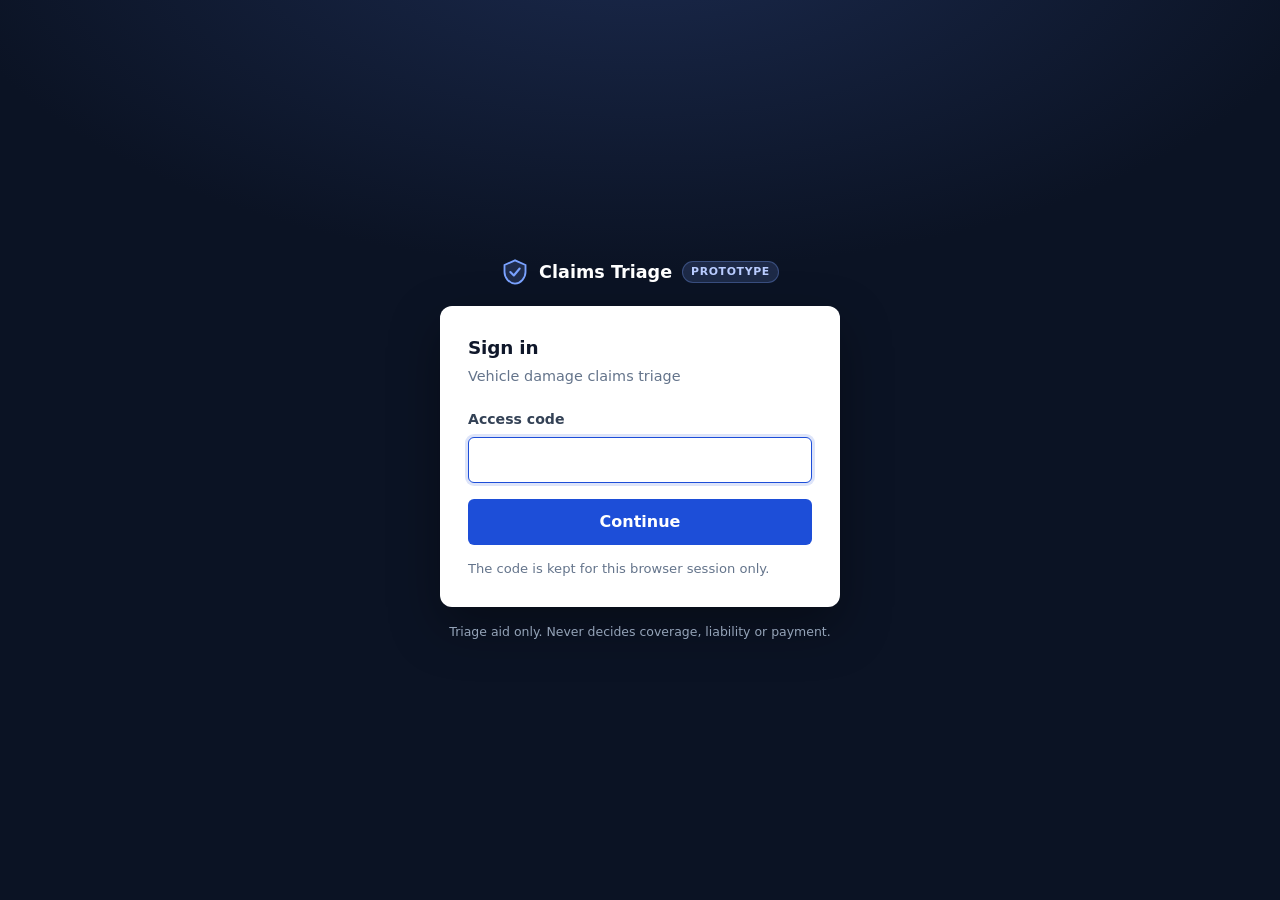
<file: app/login.html>
<!doctype html>
<html lang="en">
<head>
  <meta charset="utf-8">
  <meta name="viewport" content="width=device-width, initial-scale=1">
  <title>Claims Triage: access</title>
  <style>
    * { box-sizing: border-box; }
    body { font: 16px/1.5 Inter, system-ui, -apple-system, "Segoe UI", Roboto, sans-serif; margin: 0; min-height: 100vh; display: grid; place-items: center; padding: 16px;
      background: radial-gradient(1200px 600px at 50% -10%, #1b2a4e 0%, #0b1324 60%); color: #0f172a; -webkit-font-smoothing: antialiased; }
    .wrap { width: min(400px, 100%); }
    .brand { display: flex; align-items: center; gap: 10px; color: #fff; justify-content: center; margin-bottom: 20px; font-weight: 650; font-size: 1.1rem; }
    .brand svg { width: 28px; height: 28px; color: #7aa2ff; }
    .pill { font-size: .68rem; font-weight: 600; text-transform: uppercase; letter-spacing: .06em; padding: 2px 8px; border-radius: 999px; background: rgba(122,162,255,.16); color: #b9ccff; border: 1px solid rgba(122,162,255,.3); }
    form { background: #fff; border-radius: 12px; padding: 28px; box-shadow: 0 20px 50px rgba(0,0,0,.35); }
    h1 { font-size: 1.15rem; margin: 0 0 4px; letter-spacing: -.01em; }
    .sub { color: #64748b; font-size: .9rem; margin: 0 0 20px; }
    label { font-size: .88rem; font-weight: 550; color: #334155; }
    input { font: inherit; width: 100%; padding: 10px 12px; margin-top: 6px; border: 1px solid #cbd5e1; border-radius: 6px; }
    input:focus { outline: none; border-color: #1d4ed8; box-shadow: 0 0 0 3px rgba(29,78,216,.15); }
    button { font: inherit; font-weight: 600; width: 100%; padding: 11px; margin-top: 16px; background: #1d4ed8; color: #fff; border: 0; border-radius: 6px; cursor: pointer; }
    button:hover { background: #1e40af; }
    p { color: #64748b; font-size: .82rem; margin: 14px 0 0; }
    .err { color: #b91c1c; background: #fef2f2; border: 1px solid #fecaca; border-radius: 6px; padding: 8px 12px; font-size: .88rem; }
    .foot { color: #94a3b8; text-align: center; font-size: .78rem; margin-top: 16px; }
    :focus-visible { outline: 3px solid #f59e0b; outline-offset: 2px; }
  </style>
</head>
<body>
  <div class="wrap">
    <div class="brand">
      <svg viewBox="0 0 24 24" aria-hidden="true"><path d="M12 2 3 6v6c0 5 3.8 9.4 9 10 5.2-.6 9-5 9-10V6l-9-4Z" fill="currentColor" opacity=".18"/><path d="M12 2 3 6v6c0 5 3.8 9.4 9 10 5.2-.6 9-5 9-10V6l-9-4Z" fill="none" stroke="currentColor" stroke-width="1.6"/><path d="m8 12 3 3 5-6" fill="none" stroke="currentColor" stroke-width="1.8" stroke-linecap="round" stroke-linejoin="round"/></svg>
      Claims Triage <span class="pill">Prototype</span>
    </div>
    <form method="post" action="/login">
      <h1>Sign in</h1>
      <p class="sub">Vehicle damage claims triage</p>
      <label for="code">Access code</label>
      <input id="code" name="code" type="password" autocomplete="current-password" required autofocus>
      <button type="submit">Continue</button>
      <!--ERROR-->
      <p>The code is kept for this browser session only.</p>
    </form>
    <div class="foot">Triage aid only. Never decides coverage, liability or payment.</div>
  </div>
</body>
</html>
</file>
